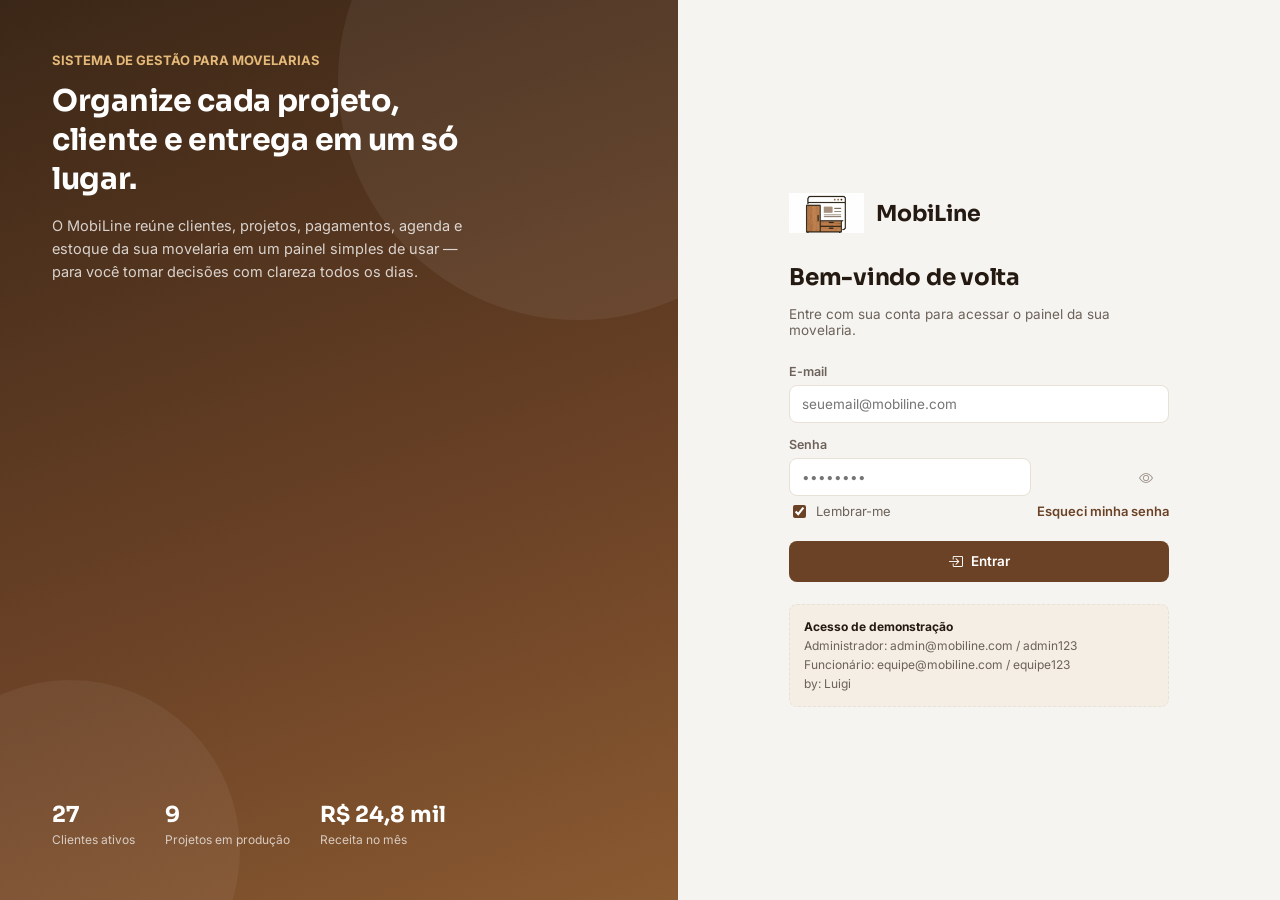
<file: index.html>
<!DOCTYPE html>
<html lang="pt-BR">
<head>
<meta charset="UTF-8">
<meta name="viewport" content="width=device-width, initial-scale=1.0">
<title>Entrar · MobiLine</title>
<link rel="icon" href="assets/logo-icon.png">
<link rel="preconnect" href="https://fonts.googleapis.com">
<link href="https://fonts.googleapis.com/css2?family=Sora:wght@600;700;800&family=Inter:wght@400;500;600;700&display=swap" rel="stylesheet">
<link rel="stylesheet" href="assets/vendor/bootstrap-icons/bootstrap-icons.min.css">
<link rel="stylesheet" href="css/style.css">
</head>
<body>

<div class="login-page">
  <div class="login-visual">
    <div class="login-visual-content">
      <div class="eyebrow">SISTEMA DE GESTÃO PARA MOVELARIAS</div>
      <h2>Organize cada projeto, cliente e entrega em um só lugar.</h2>
      <p>O MobiLine reúne clientes, projetos, pagamentos, agenda e estoque da sua movelaria em um painel simples de usar — para você tomar decisões com clareza todos os dias.</p>
    </div>
    <div class="login-stats">
      <div class="stat"><b>27</b><span>Clientes ativos</span></div>
      <div class="stat"><b>9</b><span>Projetos em produção</span></div>
      <div class="stat"><b>R$ 24,8 mil</b><span>Receita no mês</span></div>
    </div>
  </div>

  <div class="login-form-side">
    <div class="login-form-box">
      <div class="login-logo">
        <img src="assets/logo-icon.png" alt="MobiLine">
        <span class="brand-name">MobiLine</span>
      </div>
      <h1>Bem-vindo de volta</h1>
      <p class="subtitle">Entre com sua conta para acessar o painel da sua movelaria.</p>

      <div class="login-error" id="loginError"><i class="bi bi-exclamation-circle-fill"></i><span>E-mail ou senha inválidos.</span></div>

      <form id="loginForm">
        <div class="form-field" style="margin-bottom:14px;">
          <label for="loginEmail">E-mail</label>
          <input type="email" id="loginEmail" placeholder="seuemail@mobiline.com" required>
        </div>
        <div class="form-field">
          <label for="loginSenha">Senha</label>
          <div class="password-field">
            <input type="password" id="loginSenha" placeholder="••••••••" required>
            <button type="button" class="toggle-pass" id="togglePass"><i class="bi bi-eye"></i></button>
          </div>
        </div>

        <div class="login-row-between">
          <label class="checkbox-line"><input type="checkbox" id="rememberMe" checked> Lembrar-me</label>
          <a href="#" class="forgot-link" id="forgotLink">Esqueci minha senha</a>
        </div>

        <button type="submit" class="btn btn-primary btn-block"><i class="bi bi-box-arrow-in-right"></i> Entrar</button>
      </form>
      

      
      <div class="demo-hint">
        <b>Acesso de demonstração</b><br>
        Administrador: admin@mobiline.com / admin123<br>
        Funcionário: equipe@mobiline.com / equipe123<br>

        by: Luigi
      </div>
    </div>
  </div>
</div>




<script src="js/utils.js"></script>
<script src="js/data.js"></script>
<script src="js/layout.js"></script>
<script src="js/login.js"></script>
</body>
</html>
</file>
<file: css/style.css>
/* =========================================================
   MobiLine — Design System
   Paleta inspirada em madeira/móveis planejados, mas aplicada
   com moderação: base neutra (branco/bege/cinza) com marrom e
   caramelo como cor de destaque, não de fundo.
   ========================================================= */

:root {
  /* Cor base */
  --bg-page: #F6F4F1;
  --bg-surface: #FFFFFF;
  --bg-surface-alt: #F4EEE4;
  --bg-sidebar: #2A1D14;
  --bg-sidebar-hover: #3B2A1D;
  --bg-sidebar-active: #5C3A22;

  --border-color: #E7E1D6;
  --border-color-soft: #EFEAE1;

  /* Texto */
  --text-primary: #241A12;
  --text-secondary: #6C6259;
  --text-muted: #9C9188;
  --text-on-dark: #F3EAE0;
  --text-on-dark-muted: #B9A895;

  /* Marca */
  --brand-brown: #6B4226;
  --brand-brown-dark: #4A2D19;
  --brand-caramel: #BC7E3E;
  --brand-caramel-light: #E4B979;

  /* Estados */
  --success: #2F8A57;
  --success-bg: #E6F3EA;
  --warning: #C0791E;
  --warning-bg: #FBF0DD;
  --danger: #C4443A;
  --danger-bg: #FBEAE8;
  --info: #3768A3;
  --info-bg: #E9F1FA;
  --purple: #7A5CA8;
  --purple-bg: #F0EAF7;

  /* Layout */
  --sidebar-width: 264px;
  --sidebar-width-collapsed: 84px;
  --topbar-height: 72px;
  --radius-sm: 8px;
  --radius-md: 14px;
  --radius-lg: 20px;
  --shadow-sm: 0 1px 2px rgba(36, 26, 18, 0.06);
  --shadow-md: 0 6px 20px rgba(36, 26, 18, 0.08);
  --shadow-lg: 0 14px 34px rgba(36, 26, 18, 0.12);

  --font-heading: 'Sora', 'Segoe UI', sans-serif;
  --font-body: 'Inter', 'Segoe UI', sans-serif;
}

* { box-sizing: border-box; }

html, body {
  margin: 0;
  padding: 0;
  background: var(--bg-page);
  color: var(--text-primary);
  font-family: var(--font-body);
  -webkit-font-smoothing: antialiased;
}

body { min-height: 100vh; }

h1, h2, h3, h4, h5, h6 {
  font-family: var(--font-heading);
  color: var(--text-primary);
  margin: 0 0 4px 0;
  letter-spacing: -0.01em;
}

a { color: inherit; text-decoration: none; }
button { font-family: var(--font-body); }

::selection { background: var(--brand-caramel-light); color: var(--text-primary); }

/* Scrollbar discreta */
::-webkit-scrollbar { width: 9px; height: 9px; }
::-webkit-scrollbar-track { background: transparent; }
::-webkit-scrollbar-thumb { background: #D8CFC3; border-radius: 20px; }
::-webkit-scrollbar-thumb:hover { background: #C6BAA8; }

/* Foco visível para acessibilidade */
a:focus-visible, button:focus-visible, input:focus-visible, select:focus-visible, textarea:focus-visible {
  outline: 2px solid var(--brand-caramel);
  outline-offset: 2px;
}

@media (prefers-reduced-motion: reduce) {
  * { animation-duration: 0.001ms !important; transition-duration: 0.001ms !important; }
}

/* =========================================================
   APP SHELL
   ========================================================= */

.app-shell { display: flex; min-height: 100vh; }

/* ---------- Sidebar ---------- */
.sidebar {
  width: var(--sidebar-width);
  min-width: var(--sidebar-width);
  background: var(--bg-sidebar);
  color: var(--text-on-dark);
  display: flex;
  flex-direction: column;
  position: sticky;
  top: 0;
  height: 100vh;
  z-index: 40;
  transition: transform 0.25s ease;
}

.sidebar-brand {
  display: flex;
  align-items: center;
  gap: 12px;
  padding: 22px 22px 18px 22px;
  border-bottom: 1px solid rgba(255,255,255,0.08);
}

.sidebar-brand img { height: 34px; width: auto; display: block; }
.sidebar-brand .brand-name { font-family: var(--font-heading); font-size: 19px; font-weight: 700; color: #fff; line-height: 1; }
.sidebar-brand .brand-tagline { font-size: 10.5px; color: var(--text-on-dark-muted); letter-spacing: 0.04em; margin-top: 3px; }

.sidebar-nav { flex: 1; overflow-y: auto; padding: 14px 12px; }
.sidebar-nav .nav-section-label { font-size: 11px; text-transform: uppercase; letter-spacing: 0.08em; color: var(--text-on-dark-muted); padding: 14px 12px 6px; }

.sidebar-link {
  display: flex;
  align-items: center;
  gap: 12px;
  padding: 10.5px 14px;
  border-radius: var(--radius-sm);
  color: var(--text-on-dark-muted);
  font-size: 14.5px;
  font-weight: 500;
  margin-bottom: 2px;
  transition: background 0.15s ease, color 0.15s ease;
  cursor: pointer;
  border: none;
  background: transparent;
  width: 100%;
  text-align: left;
}
.sidebar-link i { font-size: 17px; width: 20px; text-align: center; flex-shrink: 0; }
.sidebar-link:hover { background: var(--bg-sidebar-hover); color: #fff; }
.sidebar-link.active { background: var(--bg-sidebar-active); color: #fff; box-shadow: var(--shadow-sm); }
.sidebar-link .badge-count { margin-left: auto; background: var(--danger); color: #fff; font-size: 10.5px; font-weight: 700; padding: 1px 6px; border-radius: 20px; }

.sidebar-footer { padding: 14px 12px 18px; border-top: 1px solid rgba(255,255,255,0.08); }
.sidebar-user { display: flex; align-items: center; gap: 10px; padding: 8px 10px; border-radius: var(--radius-sm); }
.sidebar-user:hover { background: var(--bg-sidebar-hover); }
.sidebar-user .avatar { width: 36px; height: 36px; border-radius: 50%; background: var(--brand-caramel); color: #fff; display: flex; align-items: center; justify-content: center; font-weight: 700; font-size: 13px; flex-shrink: 0; }
.sidebar-user .user-meta { flex: 1; min-width: 0; }
.sidebar-user .user-name { font-size: 13.5px; color: #fff; font-weight: 600; white-space: nowrap; overflow: hidden; text-overflow: ellipsis; }
.sidebar-user .user-role { font-size: 11.5px; color: var(--text-on-dark-muted); }

.sidebar-logout {
  display: flex; align-items: center; gap: 10px; width: 100%;
  margin-top: 8px; padding: 9px 10px; border-radius: var(--radius-sm);
  background: transparent; border: 1px solid rgba(255,255,255,0.12);
  color: var(--text-on-dark-muted); font-size: 13.5px; cursor: pointer;
  transition: background 0.15s ease, color 0.15s ease;
}
.sidebar-logout:hover { background: var(--danger); border-color: var(--danger); color: #fff; }

.sidebar-overlay { display: none; }

/* ---------- Main / Topbar ---------- */
.main-area { flex: 1; min-width: 0; display: flex; flex-direction: column; }

.topbar {
  height: var(--topbar-height);
  min-height: var(--topbar-height);
  background: var(--bg-surface);
  border-bottom: 1px solid var(--border-color);
  display: flex;
  align-items: center;
  justify-content: space-between;
  padding: 0 28px;
  position: sticky;
  top: 0;
  z-index: 30;
  gap: 16px;
}

.topbar-left { display: flex; align-items: center; gap: 14px; min-width: 0; }
.topbar-title { font-size: 20px; font-weight: 700; white-space: nowrap; }
.topbar-crumb { color: var(--text-muted); font-size: 13.5px; }
.topbar-crumb .sep { margin: 0 6px; }

.menu-toggle {
  display: none;
  background: var(--bg-surface-alt);
  border: none;
  width: 38px; height: 38px; border-radius: var(--radius-sm);
  align-items: center; justify-content: center;
  font-size: 18px; cursor: pointer; color: var(--text-primary);
  flex-shrink: 0;
}

.topbar-right { display: flex; align-items: center; gap: 14px; flex-shrink: 0; }

.period-select {
  display: flex; align-items: center; gap: 8px;
  background: var(--bg-surface-alt); border: 1px solid var(--border-color);
  border-radius: var(--radius-sm); padding: 8px 12px; font-size: 13.5px; font-weight: 600;
}
.period-select select { border: none; background: transparent; font-size: 13.5px; font-weight: 600; color: var(--text-primary); cursor: pointer; }
.period-select select:focus { outline: none; }

.icon-btn {
  position: relative;
  width: 40px; height: 40px; border-radius: 50%;
  border: 1px solid var(--border-color); background: var(--bg-surface);
  display: flex; align-items: center; justify-content: center;
  font-size: 17px; color: var(--text-secondary); cursor: pointer;
  transition: background 0.15s ease, border-color 0.15s ease;
}
.icon-btn:hover { background: var(--bg-surface-alt); border-color: var(--brand-caramel); color: var(--brand-brown); }
.icon-btn .dot { position: absolute; top: 6px; right: 7px; width: 9px; height: 9px; border-radius: 50%; background: var(--danger); border: 2px solid var(--bg-surface); }

.profile-chip { display: flex; align-items: center; gap: 10px; cursor: pointer; padding: 5px 10px 5px 5px; border-radius: 30px; border: 1px solid transparent; }
.profile-chip:hover { background: var(--bg-surface-alt); border-color: var(--border-color); }
.profile-chip .avatar { width: 34px; height: 34px; border-radius: 50%; background: var(--brand-brown); color: #fff; display: flex; align-items: center; justify-content: center; font-weight: 700; font-size: 12.5px; }
.profile-chip .name-block { line-height: 1.15; }
.profile-chip .name { font-size: 13.5px; font-weight: 600; }
.profile-chip .role { font-size: 11.5px; color: var(--text-muted); }
.profile-chip i.bi-chevron-down { font-size: 12px; color: var(--text-muted); margin-left: 2px; }

/* Dropdowns (notificações / perfil) */
.dropdown-wrap { position: relative; }
.dropdown-panel {
  position: absolute; top: calc(100% + 10px); right: 0;
  background: var(--bg-surface); border: 1px solid var(--border-color);
  border-radius: var(--radius-md); box-shadow: var(--shadow-lg);
  width: 320px; z-index: 60; display: none; overflow: hidden;
}
.dropdown-panel.open { display: block; animation: popIn 0.15s ease; }
@keyframes popIn { from { opacity: 0; transform: translateY(-4px); } to { opacity: 1; transform: translateY(0); } }
.dropdown-header { padding: 14px 16px; border-bottom: 1px solid var(--border-color-soft); font-weight: 700; font-size: 14px; display: flex; justify-content: space-between; align-items: center; }
.dropdown-header a { font-size: 12px; font-weight: 600; color: var(--brand-brown); }
.dropdown-list { max-height: 340px; overflow-y: auto; }
.notif-item { display: flex; gap: 10px; padding: 12px 16px; border-bottom: 1px solid var(--border-color-soft); }
.notif-item:last-child { border-bottom: none; }
.notif-item .dot-icon { width: 8px; height: 8px; border-radius: 50%; margin-top: 6px; flex-shrink: 0; }
.notif-item .notif-text { font-size: 13px; line-height: 1.4; }
.notif-item .notif-time { font-size: 11px; color: var(--text-muted); margin-top: 2px; }
.profile-menu-item { display: flex; align-items: center; gap: 10px; padding: 11px 16px; font-size: 13.5px; cursor: pointer; }
.profile-menu-item:hover { background: var(--bg-surface-alt); }
.profile-menu-item i { width: 18px; color: var(--text-secondary); }

/* Content */
.content { padding: 26px 28px 48px; flex: 1; min-width: 0; }
.content-header { display: flex; align-items: flex-end; justify-content: space-between; gap: 16px; margin-bottom: 20px; flex-wrap: wrap; }
.content-header p { color: var(--text-secondary); font-size: 14px; margin: 0; }

/* =========================================================
   COMPONENTES
   ========================================================= */

.btn {
  display: inline-flex; align-items: center; gap: 8px; justify-content: center;
  padding: 10px 18px; border-radius: var(--radius-sm); font-size: 13.5px; font-weight: 600;
  border: 1px solid transparent; cursor: pointer; transition: all 0.15s ease; white-space: nowrap;
}
.btn i { font-size: 15px; }
.btn-primary { background: var(--brand-brown); color: #fff; }
.btn-primary:hover { background: var(--brand-brown-dark); }
.btn-caramel { background: var(--brand-caramel); color: #fff; }
.btn-caramel:hover { background: #A66C2F; }
.btn-outline { background: var(--bg-surface); border-color: var(--border-color); color: var(--text-primary); }
.btn-outline:hover { border-color: var(--brand-caramel); color: var(--brand-brown); }
.btn-ghost { background: transparent; color: var(--text-secondary); }
.btn-ghost:hover { background: var(--bg-surface-alt); }
.btn-danger { background: var(--danger); color: #fff; }
.btn-danger:hover { background: #A6362D; }
.btn-sm { padding: 6px 12px; font-size: 12.5px; }
.btn-block { width: 100%; }
.btn:disabled { opacity: 0.55; cursor: not-allowed; }

/* Cards */
.card {
  background: var(--bg-surface); border: 1px solid var(--border-color);
  border-radius: var(--radius-md); box-shadow: var(--shadow-sm);
}
.card-pad { padding: 20px 22px; }
.card-header { display: flex; align-items: center; justify-content: space-between; padding: 18px 22px; border-bottom: 1px solid var(--border-color-soft); }
.card-header h3 { font-size: 15.5px; font-weight: 700; margin: 0; }
.card-header .muted-link { font-size: 12.5px; font-weight: 600; color: var(--brand-brown); display: flex; align-items: center; gap: 4px; }

/* Grid de métricas do dashboard */
.metrics-grid { display: grid; grid-template-columns: repeat(4, 1fr); gap: 16px; margin-bottom: 22px; }
.metric-card {
  background: var(--bg-surface); border: 1px solid var(--border-color); border-radius: var(--radius-md);
  padding: 18px 20px; box-shadow: var(--shadow-sm); transition: transform 0.18s ease, box-shadow 0.18s ease;
  position: relative; overflow: hidden;
}
.metric-card:hover { transform: translateY(-3px); box-shadow: var(--shadow-md); }
.metric-card .metric-icon { width: 42px; height: 42px; border-radius: 12px; display: flex; align-items: center; justify-content: center; font-size: 19px; margin-bottom: 14px; }
.metric-card .metric-value { font-family: var(--font-heading); font-size: 27px; font-weight: 700; line-height: 1; }
.metric-card .metric-label { font-size: 13px; color: var(--text-secondary); margin-top: 6px; font-weight: 600; }
.metric-card .metric-sub { font-size: 12px; color: var(--text-muted); margin-top: 6px; }
.metric-card .metric-sub.up { color: var(--success); }
.metric-card .metric-sub.down { color: var(--danger); }

.icon-tone-brown { background: var(--info-bg); color: var(--info); }
.icon-tone-blue { background: var(--info-bg); color: var(--info); }
.icon-tone-orange { background: var(--warning-bg); color: var(--warning); }
.icon-tone-red { background: var(--danger-bg); color: var(--danger); }
.icon-tone-green { background: var(--success-bg); color: var(--success); }
.icon-tone-purple { background: var(--purple-bg); color: var(--purple); }
.icon-tone-gold { background: #FBF1DE; color: var(--brand-caramel); }

/* Badges de status */
.badge-pill { display: inline-flex; align-items: center; gap: 5px; font-size: 11.5px; font-weight: 700; padding: 4px 10px; border-radius: 30px; white-space: nowrap; }
.badge-success { background: var(--success-bg); color: var(--success); }
.badge-warning { background: var(--warning-bg); color: var(--warning); }
.badge-danger { background: var(--danger-bg); color: var(--danger); }
.badge-info { background: var(--info-bg); color: var(--info); }
.badge-purple { background: var(--purple-bg); color: var(--purple); }
.badge-muted { background: #EFEAE1; color: var(--text-secondary); }

/* Tabelas */
.table-wrap { overflow-x: auto; }
table.mobi-table { width: 100%; border-collapse: collapse; min-width: 620px; }
table.mobi-table thead th {
  text-align: left; font-size: 11.5px; text-transform: uppercase; letter-spacing: 0.04em;
  color: var(--text-muted); font-weight: 700; padding: 10px 18px; border-bottom: 1px solid var(--border-color);
  white-space: nowrap;
}
table.mobi-table tbody td { padding: 13px 18px; border-bottom: 1px solid var(--border-color-soft); font-size: 13.5px; vertical-align: middle; }
table.mobi-table tbody tr:last-child td { border-bottom: none; }
table.mobi-table tbody tr { transition: background 0.12s ease; }
table.mobi-table tbody tr:hover { background: var(--bg-surface-alt); }
.cell-primary { font-weight: 600; }
.cell-muted { color: var(--text-muted); font-size: 12.5px; }
.row-thumb { width: 40px; height: 40px; border-radius: 10px; background: var(--bg-surface-alt); display: flex; align-items: center; justify-content: center; color: var(--brand-brown); font-size: 16px; flex-shrink: 0; }
.row-with-thumb { display: flex; align-items: center; gap: 12px; }

.action-menu-wrap { position: relative; display: inline-block; }
.action-dots { background: transparent; border: none; width: 30px; height: 30px; border-radius: 8px; cursor: pointer; color: var(--text-muted); font-size: 16px; }
.action-dots:hover { background: var(--bg-surface-alt); color: var(--text-primary); }
.action-dropdown { position: absolute; right: 0; top: calc(100% + 4px); background: #fff; border: 1px solid var(--border-color); border-radius: var(--radius-sm); box-shadow: var(--shadow-md); min-width: 160px; z-index: 25; display: none; overflow: hidden; }
.action-dropdown.open { display: block; }
.action-dropdown button { width: 100%; text-align: left; padding: 9px 14px; background: none; border: none; font-size: 13px; cursor: pointer; display: flex; align-items: center; gap: 8px; color: var(--text-primary); }
.action-dropdown button:hover { background: var(--bg-surface-alt); }
.action-dropdown button.danger { color: var(--danger); }

/* Toolbar de filtros/pesquisa */
.toolbar { display: flex; align-items: center; gap: 10px; flex-wrap: wrap; margin-bottom: 16px; }
.search-box { position: relative; flex: 1; min-width: 220px; max-width: 340px; }
.search-box i { position: absolute; left: 13px; top: 50%; transform: translateY(-50%); color: var(--text-muted); font-size: 14px; }
.search-box input { width: 100%; padding: 10px 12px 10px 36px; border-radius: var(--radius-sm); border: 1px solid var(--border-color); background: var(--bg-surface); font-size: 13.5px; }
.search-box input:focus { outline: none; border-color: var(--brand-caramel); }

.filter-select { padding: 9px 12px; border-radius: var(--radius-sm); border: 1px solid var(--border-color); background: var(--bg-surface); font-size: 13px; color: var(--text-primary); }
.filter-select:focus { outline: none; border-color: var(--brand-caramel); }

.empty-state { text-align: center; padding: 52px 24px; color: var(--text-muted); }
.empty-state i { font-size: 34px; margin-bottom: 10px; display: block; color: var(--border-color); }
.empty-state strong { color: var(--text-secondary); display: block; margin-bottom: 4px; font-size: 14px; }

/* Formulários */
.form-grid { display: grid; grid-template-columns: repeat(2, 1fr); gap: 14px 16px; }
.form-field { display: flex; flex-direction: column; gap: 6px; }
.form-field.full { grid-column: 1 / -1; }
.form-field label { font-size: 12.5px; font-weight: 600; color: var(--text-secondary); }
.form-field input, .form-field select, .form-field textarea {
  padding: 10px 12px; border-radius: var(--radius-sm); border: 1px solid var(--border-color);
  font-size: 13.5px; font-family: var(--font-body); background: var(--bg-surface); color: var(--text-primary);
}
.form-field input:focus, .form-field select:focus, .form-field textarea:focus { outline: none; border-color: var(--brand-caramel); box-shadow: 0 0 0 3px rgba(188,126,62,0.14); }
.form-field textarea { resize: vertical; min-height: 70px; }
.form-hint { font-size: 11.5px; color: var(--text-muted); }

/* Modal */
.modal-overlay {
  position: fixed; inset: 0; background: rgba(36,26,18,0.45); display: none;
  align-items: center; justify-content: center; z-index: 100; padding: 20px;
}
.modal-overlay.open { display: flex; animation: fadeIn 0.15s ease; }
@keyframes fadeIn { from { opacity: 0; } to { opacity: 1; } }
.modal-box { background: #fff; border-radius: var(--radius-lg); width: 100%; max-width: 560px; max-height: 90vh; overflow-y: auto; box-shadow: var(--shadow-lg); animation: modalIn 0.18s ease; }
@keyframes modalIn { from { opacity: 0; transform: translateY(10px) scale(0.98); } to { opacity: 1; transform: translateY(0) scale(1); } }
.modal-box.modal-wide { max-width: 760px; }
.modal-header { display: flex; align-items: center; justify-content: space-between; padding: 20px 24px; border-bottom: 1px solid var(--border-color-soft); }
.modal-header h3 { font-size: 17px; }
.modal-close { background: var(--bg-surface-alt); border: none; width: 32px; height: 32px; border-radius: 50%; cursor: pointer; color: var(--text-secondary); font-size: 15px; }
.modal-close:hover { background: var(--border-color); }
.modal-body { padding: 22px 24px; }
.modal-footer { padding: 16px 24px; border-top: 1px solid var(--border-color-soft); display: flex; justify-content: flex-end; gap: 10px; }

/* Toast */
.toast-holder { position: fixed; top: 20px; right: 20px; z-index: 200; display: flex; flex-direction: column; gap: 10px; }
.mobi-toast {
  background: var(--text-primary); color: #fff; padding: 12px 16px; border-radius: var(--radius-sm);
  display: flex; align-items: center; gap: 10px; font-size: 13.5px; box-shadow: var(--shadow-lg);
  opacity: 0; transform: translateX(20px); transition: all 0.25s ease; max-width: 320px;
}
.mobi-toast.show { opacity: 1; transform: translateX(0); }
.mobi-toast-success i { color: #79D89B; }
.mobi-toast-danger i { color: #F2938A; }
.mobi-toast-warning i { color: #F2C069; }
.mobi-toast-info i { color: #8FC1F2; }

/* Charts */
.chart-card { background: var(--bg-surface); border: 1px solid var(--border-color); border-radius: var(--radius-md); box-shadow: var(--shadow-sm); padding: 20px 22px; }
.chart-legend-list { display: flex; flex-direction: column; gap: 12px; margin-top: 4px; }
.chart-legend-list .legend-row { display: flex; align-items: center; justify-content: space-between; font-size: 13px; }
.chart-legend-list .legend-label { display: flex; align-items: center; gap: 8px; color: var(--text-secondary); }
.chart-legend-list .legend-dot { width: 9px; height: 9px; border-radius: 50%; }
.chart-legend-list .legend-value { font-weight: 700; }
.chart-canvas-wrap { position: relative; }

.stat-strip { display: flex; gap: 20px; flex-wrap: wrap; margin-top: 4px; }
.stat-strip .stat-item { flex: 1; min-width: 130px; }
.stat-strip .stat-item .stat-value { font-family: var(--font-heading); font-size: 21px; font-weight: 700; }
.stat-strip .stat-item .stat-label { font-size: 12px; color: var(--text-muted); margin-top: 2px; }

/* Grid geral de páginas */
.dashboard-grid { display: grid; grid-template-columns: 2fr 1fr; gap: 18px; margin-bottom: 18px; }
.two-col-grid { display: grid; grid-template-columns: 1fr 1fr; gap: 18px; }
.three-col-grid { display: grid; grid-template-columns: repeat(3, 1fr); gap: 18px; }

.progress-track { height: 7px; border-radius: 20px; background: var(--bg-surface-alt); overflow: hidden; }
.progress-fill { height: 100%; border-radius: 20px; }

/* Alerta / banner */
.alert-banner { display: flex; align-items: flex-start; gap: 12px; padding: 14px 16px; border-radius: var(--radius-sm); font-size: 13px; margin-bottom: 14px; }
.alert-banner i { font-size: 17px; margin-top: 1px; }
.alert-warning { background: var(--warning-bg); color: #8A5A11; }
.alert-danger { background: var(--danger-bg); color: #8F3129; }
.alert-info { background: var(--info-bg); color: #244A73; }

/* Perfil pequeno em listas */
.avatar-sm { width: 32px; height: 32px; border-radius: 50%; background: var(--brand-caramel-light); color: var(--brand-brown-dark); display: flex; align-items: center; justify-content: center; font-weight: 700; font-size: 11.5px; flex-shrink: 0; }

/* Página de login */
.login-page { min-height: 100vh; display: flex; }
.login-visual {
  flex: 1.1; background: linear-gradient(160deg, #3B2717 0%, #6B4226 60%, #8A5A31 100%);
  display: flex; flex-direction: column; justify-content: space-between; padding: 52px;
  color: #fff; position: relative; overflow: hidden;
}
.login-visual::before {
  content: ''; position: absolute; width: 480px; height: 480px; border-radius: 50%;
  background: rgba(255,255,255,0.06); top: -160px; right: -140px;
}
.login-visual::after {
  content: ''; position: absolute; width: 340px; height: 340px; border-radius: 50%;
  background: rgba(255,255,255,0.05); bottom: -120px; left: -100px;
}
.login-visual-content { position: relative; z-index: 2; max-width: 420px; }
.login-visual .eyebrow { font-size: 13px; color: var(--brand-caramel-light); font-weight: 700; margin-bottom: 14px; }
.login-visual h2 { color: #fff; font-size: 30px; line-height: 1.3; margin-bottom: 14px; }
.login-visual p { color: rgba(255,255,255,0.78); font-size: 14.5px; line-height: 1.6; }
.login-stats { display: flex; gap: 30px; position: relative; z-index: 2; }
.login-stats .stat b { font-size: 22px; display: block; font-family: var(--font-heading); }
.login-stats .stat span { font-size: 12px; color: rgba(255,255,255,0.7); }

.login-form-side { flex: 1; display: flex; align-items: center; justify-content: center; padding: 40px; background: var(--bg-page); }
.login-form-box { width: 100%; max-width: 380px; }
.login-logo { display: flex; align-items: center; gap: 12px; margin-bottom: 30px; }
.login-logo img { height: 40px; }
.login-logo .brand-name { font-family: var(--font-heading); font-size: 22px; font-weight: 700; color: var(--text-primary); }
.login-form-box h1 { font-size: 23px; margin-bottom: 6px; }
.login-form-box .subtitle { color: var(--text-secondary); font-size: 13.5px; margin-bottom: 26px; }
.login-row-between { display: flex; align-items: center; justify-content: space-between; margin: 6px 0 20px; font-size: 13px; }
.checkbox-line { display: flex; align-items: center; gap: 7px; color: var(--text-secondary); }
.checkbox-line input { accent-color: var(--brand-brown); }
.forgot-link { color: var(--brand-brown); font-weight: 600; }
.forgot-link:hover { text-decoration: underline; }
.demo-hint { margin-top: 22px; background: var(--bg-surface-alt); border: 1px dashed var(--border-color); border-radius: var(--radius-sm); padding: 12px 14px; font-size: 12px; color: var(--text-secondary); line-height: 1.6; }
.demo-hint b { color: var(--text-primary); }
.login-error { display: none; background: var(--danger-bg); color: var(--danger); font-size: 12.5px; padding: 10px 12px; border-radius: var(--radius-sm); margin-bottom: 14px; align-items: center; gap: 8px; }
.login-error.show { display: flex; }

.password-field { position: relative; }
.password-field .toggle-pass { position: absolute; right: 10px; top: 50%; transform: translateY(-50%); background: none; border: none; color: var(--text-muted); cursor: pointer; font-size: 14px; }

/* Página em construção genérica */
.page-placeholder { text-align: center; padding: 60px 20px; color: var(--text-muted); }

/* =========================================================
   RESPONSIVIDADE
   ========================================================= */
@media (max-width: 1180px) {
  .metrics-grid { grid-template-columns: repeat(2, 1fr); }
  .dashboard-grid { grid-template-columns: 1fr; }
  .two-col-grid, .three-col-grid { grid-template-columns: 1fr; }
}

@media (max-width: 992px) {
  .sidebar {
    position: fixed; left: 0; top: 0; transform: translateX(-100%);
    box-shadow: var(--shadow-lg);
  }
  .sidebar.open { transform: translateX(0); }
  .sidebar-overlay { display: none; position: fixed; inset: 0; background: rgba(0,0,0,0.4); z-index: 39; }
  .sidebar-overlay.show { display: block; }
  .menu-toggle { display: flex; }
  .topbar { padding: 0 16px; }
  .content { padding: 18px 16px 40px; }
  .login-visual { display: none; }
  .period-select span.period-label { display: none; }
}

@media (max-width: 640px) {
  .metrics-grid { grid-template-columns: 1fr 1fr; }
  .form-grid { grid-template-columns: 1fr; }
  .topbar-title { font-size: 17px; }
  .profile-chip .name-block { display: none; }
  .content-header { flex-direction: column; align-items: stretch; }
}

@media (max-width: 420px) {
  .metrics-grid { grid-template-columns: 1fr; }
}
</file>
